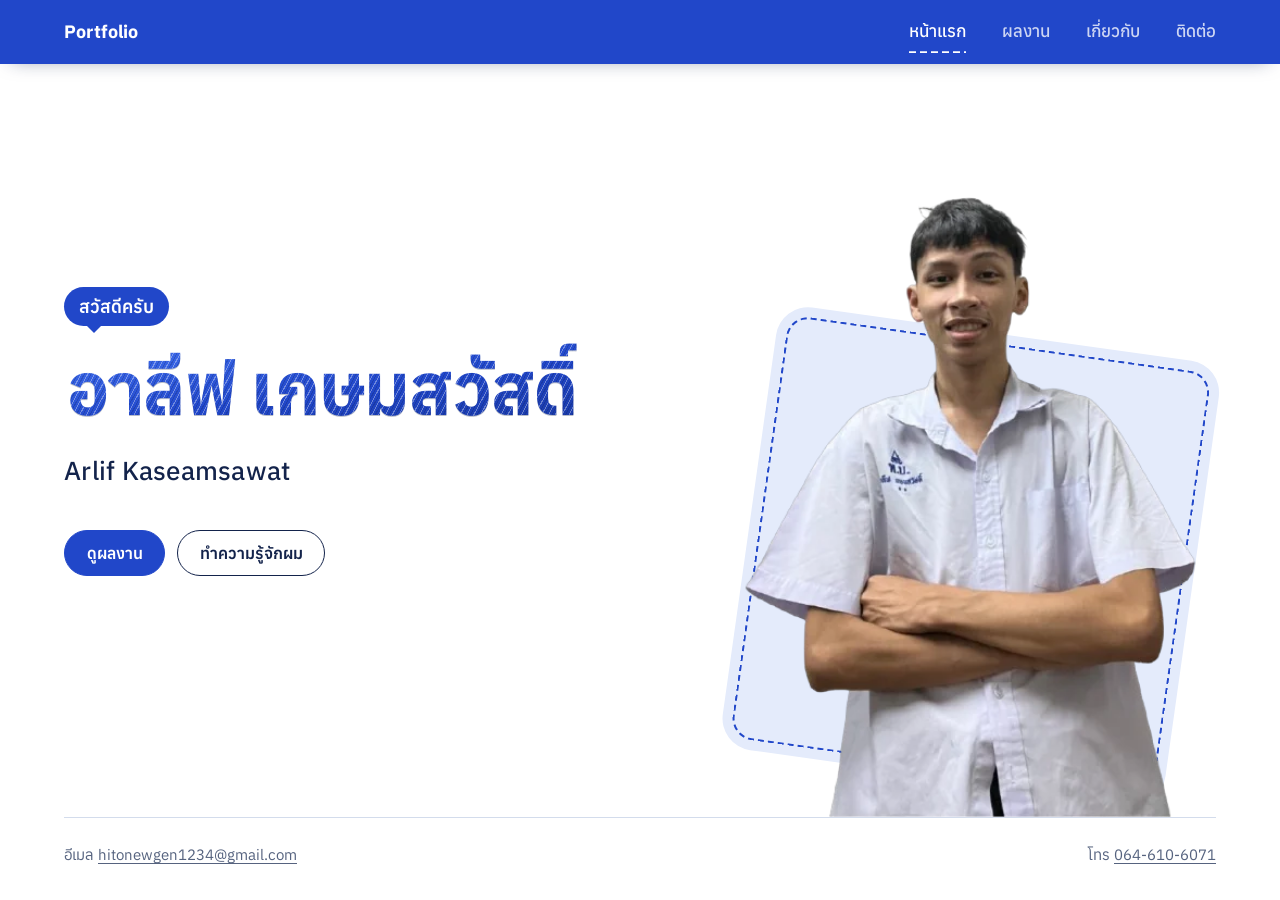
<file: index.html>
<!doctype html>
<html lang="th">
<head>
<meta charset="utf-8">
<meta name="viewport" content="width=device-width, initial-scale=1">
<title>อาลีฟ เกษมสวัสดิ์ | Arlif Kaseamsawat</title>
<meta name="description" content="พอร์ตโฟลิโอของอาลีฟ เกษมสวัสดิ์ (Arlif Kaseamsawat) นักเรียนโรงเรียนวัดพุทธบูชา รวมผลงาน การแข่งขัน และเกียรติบัตร">
<meta name="theme-color" content="#2147c9">
<meta property="og:type" content="website">
<meta property="og:locale" content="th_TH">
<meta property="og:title" content="อาลีฟ เกษมสวัสดิ์ | Arlif Kaseamsawat">
<meta property="og:description" content="รวมผลงาน การแข่งขัน และเกียรติบัตรของอาลีฟ เกษมสวัสดิ์">
<link rel="icon" href="assets/favicon.svg" type="image/svg+xml">
<link rel="preconnect" href="https://fonts.googleapis.com">
<link rel="preconnect" href="https://fonts.gstatic.com" crossorigin>
<link rel="stylesheet" href="https://fonts.googleapis.com/css2?family=Anuphan:wght@300..700&display=swap">
<link rel="stylesheet" href="assets/style.css">
<script>document.documentElement.classList.add('js')</script>
<script src="assets/site.js" defer></script>
<script type="speculationrules">{"prefetch":[{"where":{"href_matches":"/*.html"},"eagerness":"moderate"}]}</script>
</head>
<body class="home">
<a class="skip" href="#main">ข้ามไปที่เนื้อหา</a>
<header class="site-head">
<div class="wrap head-in">
  <a class="brand" href="index.html">Portfolio</a>
  <nav class="nav" aria-label="เมนูหลัก">
    <a href="index.html" aria-current="page">หน้าแรก<span class="sl" aria-hidden="true"></span></a>
    <a href="works.html">ผลงาน<span class="sl" aria-hidden="true"></span></a>
    <a href="about.html">เกี่ยวกับ<span class="sl" aria-hidden="true"></span></a>
    <a href="contact.html">ติดต่อ<span class="sl" aria-hidden="true"></span></a>
  </nav>
</div>
</header>

<main id="main" class="wrap">
  <section class="hero" aria-labelledby="hero-name">
    <div class="hero-text">
      <p class="hello"><span class="bubble">สวัสดีครับ</span></p>
      <h1 id="hero-name" class="name"><span class="sew"><span class="sew-text">อาลีฟ เกษมสวัสดิ์</span><span class="needle" aria-hidden="true"></span></span></h1>
      <p class="en-name" lang="en">Arlif Kaseamsawat</p>
      <div class="actions">
        <a class="btn btn-solid" href="works.html">ดูผลงาน</a>
        <a class="btn" href="about.html">ทำความรู้จักผม</a>
      </div>
    </div>
    <div class="hero-photo">
      <img src="assets/me.webp" alt="อาลีฟ เกษมสวัสดิ์ ในชุดนักเรียน ยืนกอดอก" width="429" height="571" fetchpriority="high">
    </div>
  </section>
</main>

<footer class="site-foot wrap">
  <p>อีเมล <a href="mailto:hitonewgen1234@gmail.com">hitonewgen1234@gmail.com</a></p>
  <p>โทร <a href="tel:+66646106071">064-610-6071</a></p>
</footer>
</body>
</html>
</file>
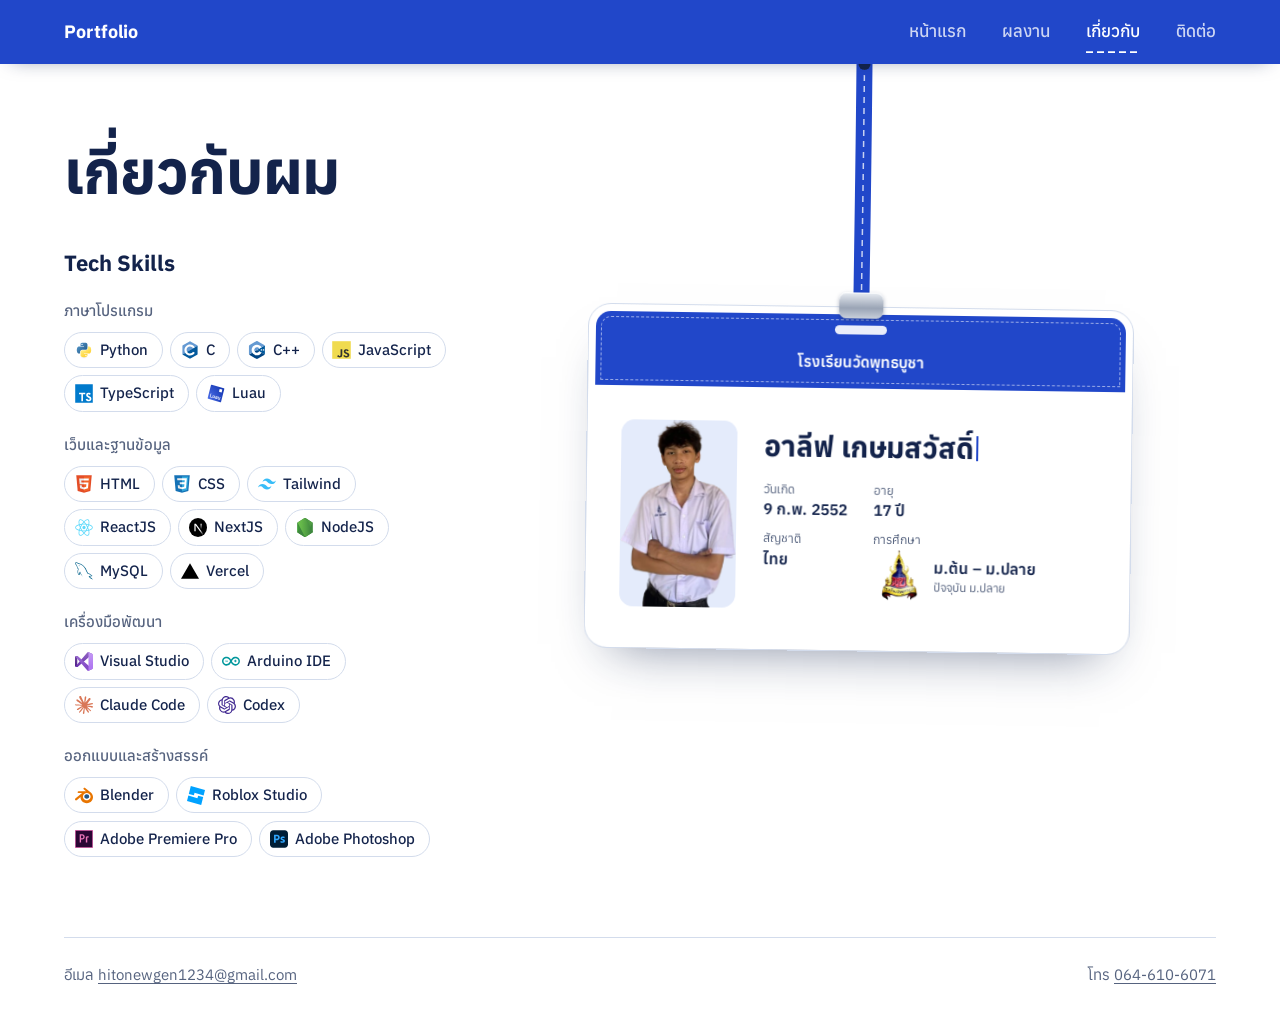
<file: about.html>
<!doctype html>
<html lang="th">
<head>
<meta charset="utf-8">
<meta name="viewport" content="width=device-width, initial-scale=1">
<title>เกี่ยวกับผม | อาลีฟ เกษมสวัสดิ์</title>
<meta name="description" content="ข้อมูลส่วนตัวและการศึกษาของอาลีฟ เกษมสวัสดิ์ (Arlif Kaseamsawat) นักเรียนโรงเรียนวัดพุทธบูชา">
<meta name="theme-color" content="#2147c9">
<meta property="og:type" content="profile">
<meta property="og:locale" content="th_TH">
<meta property="og:title" content="เกี่ยวกับผม | อาลีฟ เกษมสวัสดิ์">
<meta property="og:description" content="ข้อมูลส่วนตัวและการศึกษาของอาลีฟ เกษมสวัสดิ์">
<link rel="icon" href="assets/favicon.svg" type="image/svg+xml">
<link rel="preconnect" href="https://fonts.googleapis.com">
<link rel="preconnect" href="https://fonts.gstatic.com" crossorigin>
<link rel="stylesheet" href="https://fonts.googleapis.com/css2?family=Anuphan:wght@300..700&display=swap">
<link rel="stylesheet" href="assets/style.css">
<script src="assets/site.js" defer></script>
<script src="assets/lanyard.js" defer></script>
<script type="speculationrules">{"prefetch":[{"where":{"href_matches":"/*.html"},"eagerness":"moderate"}]}</script>
</head>
<body>
<a class="skip" href="#main">ข้ามไปที่เนื้อหา</a>
<header class="site-head">
<div class="wrap head-in">
  <a class="brand" href="index.html">Portfolio</a>
  <nav class="nav" aria-label="เมนูหลัก">
    <a href="index.html">หน้าแรก<span class="sl" aria-hidden="true"></span></a>
    <a href="works.html">ผลงาน<span class="sl" aria-hidden="true"></span></a>
    <a href="about.html" aria-current="page">เกี่ยวกับ<span class="sl" aria-hidden="true"></span></a>
    <a href="contact.html">ติดต่อ<span class="sl" aria-hidden="true"></span></a>
  </nav>
</div>
</header>

<main id="main" class="page wrap about-page">
  <h1 class="page-title">เกี่ยวกับผม</h1>

  <div id="lanyard" class="lanyard">
  <svg class="strap" aria-hidden="true"><path class="strap-band"/><path class="strap-stitch"/><circle class="strap-pin" r="6"/></svg>
  <article class="id-card badge" aria-labelledby="id-name">
    <header class="id-head">โรงเรียนวัดพุทธบูชา</header>
    <div class="id-main">
      <img class="id-photo" src="assets/me-card.webp" alt="รูปถ่ายอาลีฟ เกษมสวัสดิ์" width="268" height="430">
      <div class="id-info">
        <h2 id="id-name" class="id-name"><span class="sr-only">อาลีฟ เกษมสวัสดิ์ (Arlif Kaseamsawat)</span><span class="type" aria-hidden="true" data-type-loop='["อาลีฟ เกษมสวัสดิ์","Arlif Kaseamsawat"]'>อาลีฟ เกษมสวัสดิ์</span></h2>
        <dl class="id-facts">
          <div><dt>วันเกิด</dt><dd>9 ก.พ. 2552</dd></div>
          <div><dt>อายุ</dt><dd><span data-age>17</span> ปี</dd></div>
          <div><dt>สัญชาติ</dt><dd>ไทย</dd></div>
          <div class="id-school"><dt>การศึกษา</dt><dd><img src="assets/school-crest.webp" alt="ตราโรงเรียนวัดพุทธบูชา" width="254" height="254"><span>ม.ต้น – ม.ปลาย<small>ปัจจุบัน ม.ปลาย</small></span></dd></div>
        </dl>
      </div>
    </div>
  </article>
  </div>

  <section class="skills" aria-labelledby="skills-title">
    <h2 id="skills-title">Tech Skills</h2>
    <div class="skill-group">
      <h3>ภาษาโปรแกรม</h3>
      <ul class="skill-list"><li><img src="assets/icons/python.svg" alt="" width="18" height="18">Python</li><li><img src="assets/icons/c.svg" alt="" width="18" height="18">C</li><li><img src="assets/icons/cpp.svg" alt="" width="18" height="18">C++</li><li><img src="assets/icons/javascript.svg" alt="" width="18" height="18">JavaScript</li><li><img src="assets/icons/typescript.svg" alt="" width="18" height="18">TypeScript</li><li><img src="assets/icons/luau.svg" alt="" width="18" height="18">Luau</li></ul>
    </div>
    <div class="skill-group">
      <h3>เว็บและฐานข้อมูล</h3>
      <ul class="skill-list"><li><img src="assets/icons/html.svg" alt="" width="18" height="18">HTML</li><li><img src="assets/icons/css.svg" alt="" width="18" height="18">CSS</li><li><img src="assets/icons/tailwind.svg" alt="" width="18" height="18">Tailwind</li><li><img src="assets/icons/react.svg" alt="" width="18" height="18">ReactJS</li><li><img src="assets/icons/nextjs.svg" alt="" width="18" height="18">NextJS</li><li><img src="assets/icons/nodejs.svg" alt="" width="18" height="18">NodeJS</li><li><img src="assets/icons/mysql.svg" alt="" width="18" height="18">MySQL</li><li><img src="assets/icons/vercel.svg" alt="" width="18" height="18">Vercel</li></ul>
    </div>
    <div class="skill-group">
      <h3>เครื่องมือพัฒนา</h3>
      <ul class="skill-list"><li><img src="assets/icons/visualstudio.svg" alt="" width="18" height="18">Visual Studio</li><li><img src="assets/icons/arduino.svg" alt="" width="18" height="18">Arduino IDE</li><li><img src="assets/icons/claude.svg" alt="" width="18" height="18">Claude Code</li><li><img src="assets/icons/codex.svg" alt="" width="18" height="18">Codex</li></ul>
    </div>
    <div class="skill-group">
      <h3>ออกแบบและสร้างสรรค์</h3>
      <ul class="skill-list"><li><img src="assets/icons/blender.svg" alt="" width="18" height="18">Blender</li><li><img src="assets/icons/robloxstudio.svg" alt="" width="18" height="18">Roblox Studio</li><li><img src="assets/icons/premiere.svg" alt="" width="18" height="18">Adobe Premiere Pro</li><li><img src="assets/icons/photoshop.svg" alt="" width="18" height="18">Adobe Photoshop</li></ul>
    </div>
  </section>
</main>

<footer class="site-foot wrap">
  <p>อีเมล <a href="mailto:hitonewgen1234@gmail.com">hitonewgen1234@gmail.com</a></p>
  <p>โทร <a href="tel:+66646106071">064-610-6071</a></p>
</footer>
</body>
</html>
</file>
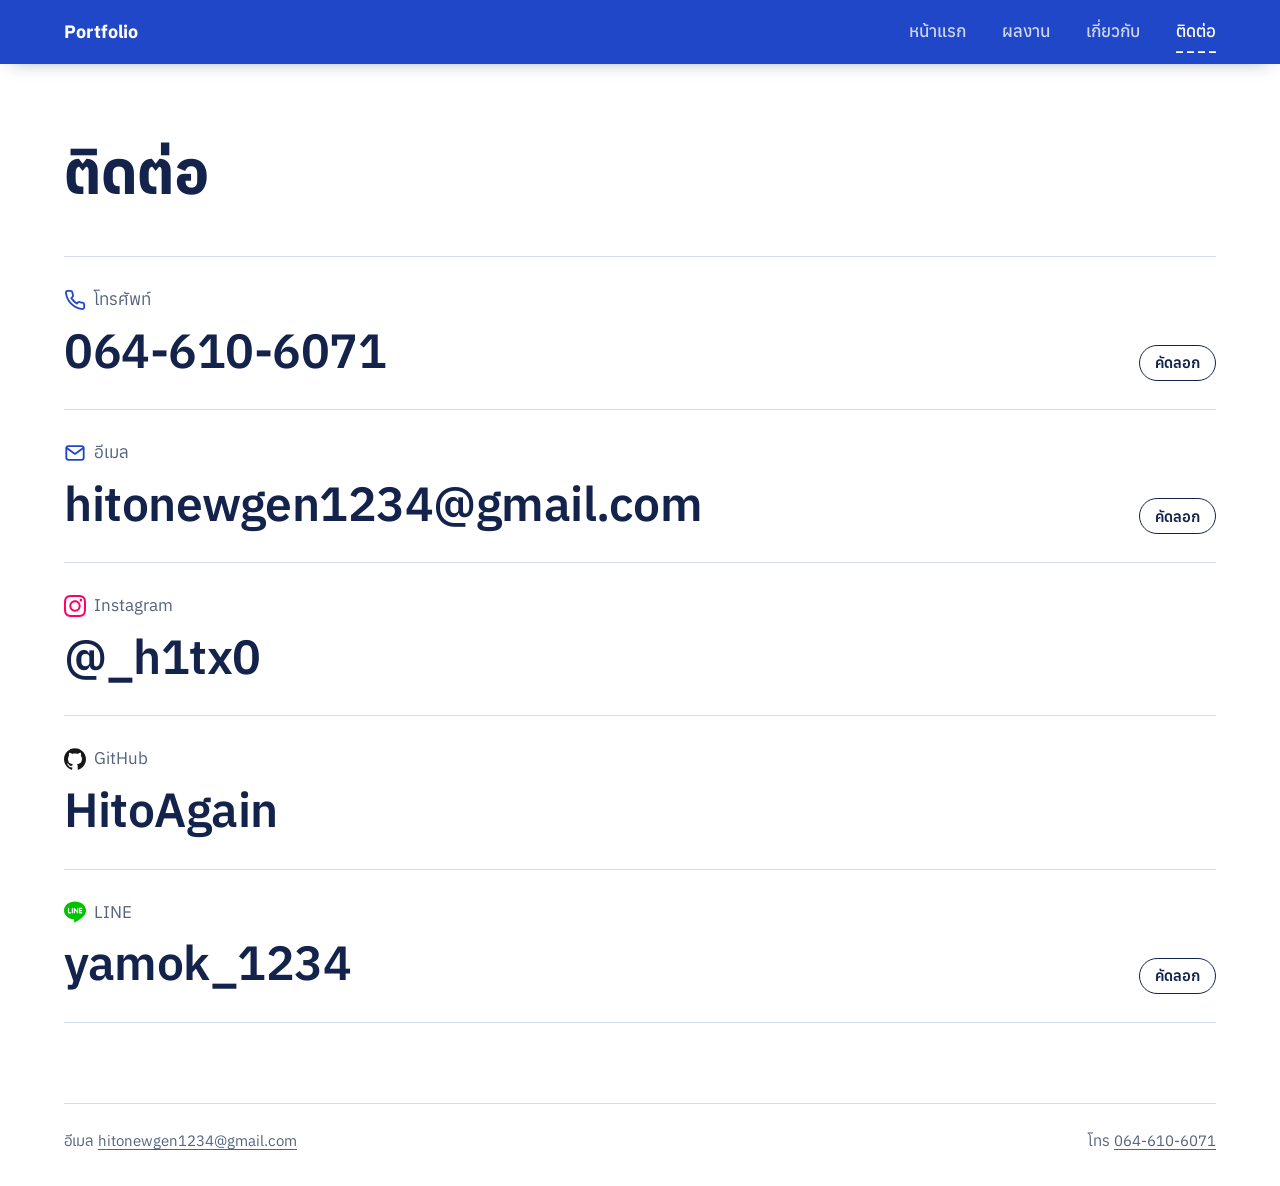
<file: contact.html>
<!doctype html>
<html lang="th">
<head>
<meta charset="utf-8">
<meta name="viewport" content="width=device-width, initial-scale=1">
<title>ติดต่อ | อาลีฟ เกษมสวัสดิ์</title>
<meta name="description" content="ติดต่ออาลีฟ เกษมสวัสดิ์ (Arlif Kaseamsawat) ทางโทรศัพท์ อีเมล Instagram GitHub หรือ LINE">
<meta name="theme-color" content="#2147c9">
<meta property="og:type" content="website">
<meta property="og:locale" content="th_TH">
<meta property="og:title" content="ติดต่อ | อาลีฟ เกษมสวัสดิ์">
<meta property="og:description" content="ติดต่ออาลีฟ เกษมสวัสดิ์ทางโทรศัพท์หรืออีเมล">
<link rel="icon" href="assets/favicon.svg" type="image/svg+xml">
<link rel="preconnect" href="https://fonts.googleapis.com">
<link rel="preconnect" href="https://fonts.gstatic.com" crossorigin>
<link rel="stylesheet" href="https://fonts.googleapis.com/css2?family=Anuphan:wght@300..700&display=swap">
<link rel="stylesheet" href="assets/style.css">
<script src="assets/site.js" defer></script>
<script type="speculationrules">{"prefetch":[{"where":{"href_matches":"/*.html"},"eagerness":"moderate"}]}</script>
</head>
<body>
<a class="skip" href="#main">ข้ามไปที่เนื้อหา</a>
<header class="site-head">
<div class="wrap head-in">
  <a class="brand" href="index.html">Portfolio</a>
  <nav class="nav" aria-label="เมนูหลัก">
    <a href="index.html">หน้าแรก<span class="sl" aria-hidden="true"></span></a>
    <a href="works.html">ผลงาน<span class="sl" aria-hidden="true"></span></a>
    <a href="about.html">เกี่ยวกับ<span class="sl" aria-hidden="true"></span></a>
    <a href="contact.html" aria-current="page">ติดต่อ<span class="sl" aria-hidden="true"></span></a>
  </nav>
</div>
</header>

<main id="main" class="page wrap">
  <h1 class="page-title">ติดต่อ</h1>

  <ul class="contact-list">
    <li class="contact">
      <span class="c-label"><img src="assets/icons/phone.svg" alt="" width="22" height="22">โทรศัพท์</span>
      <a class="c-value" href="tel:+66646106071">064-610-6071<span class="sl" aria-hidden="true"></span></a>
      <button class="btn btn-small copy" type="button" data-copy="064-610-6071" aria-label="คัดลอกเบอร์โทร">คัดลอก</button>
    </li>
    <li class="contact">
      <span class="c-label"><img src="assets/icons/mail.svg" alt="" width="22" height="22">อีเมล</span>
      <a class="c-value" href="mailto:hitonewgen1234@gmail.com">hitonewgen1234@gmail.com<span class="sl" aria-hidden="true"></span></a>
      <button class="btn btn-small copy" type="button" data-copy="hitonewgen1234@gmail.com" aria-label="คัดลอกอีเมล">คัดลอก</button>
    </li>
    <li class="contact">
      <span class="c-label"><img src="assets/icons/instagram.svg" alt="" width="22" height="22">Instagram</span>
      <a class="c-value" href="https://www.instagram.com/_h1tx0/" target="_blank" rel="noopener noreferrer">@_h1tx0<span class="sl" aria-hidden="true"></span></a>
    </li>
    <li class="contact">
      <span class="c-label"><img src="assets/icons/github.svg" alt="" width="22" height="22">GitHub</span>
      <a class="c-value" href="https://github.com/HitoAgain" target="_blank" rel="noopener noreferrer">HitoAgain<span class="sl" aria-hidden="true"></span></a>
    </li>
    <li class="contact">
      <span class="c-label"><img src="assets/icons/line.svg" alt="" width="22" height="22">LINE</span>
      <a class="c-value" href="https://line.me/ti/p/~yamok_1234" target="_blank" rel="noopener noreferrer">yamok_1234<span class="sl" aria-hidden="true"></span></a>
      <button class="btn btn-small copy" type="button" data-copy="yamok_1234" aria-label="คัดลอก LINE ID">คัดลอก</button>
    </li>
  </ul>
  <p id="copy-status" class="sr-only" aria-live="polite"></p>
</main>

<footer class="site-foot wrap">
  <p>อีเมล <a href="mailto:hitonewgen1234@gmail.com">hitonewgen1234@gmail.com</a></p>
  <p>โทร <a href="tel:+66646106071">064-610-6071</a></p>
</footer>
</body>
</html>
</file>
<file: assets/style.css>
/* Palette = Thai school uniform: white shirt, navy shorts, blue embroidery thread. */
:root {
  --shirt: #ffffff;
  --cotton: #f3f6fb;
  --navy: #13234b;
  --thread: #2147c9;
  --thread-deep: #17349a;
  --thread-soft: #e4ebfb;
  --slate: #56637f;
  --seam: #d3dcec;
  --danger: #b42318;
  --font: "Anuphan", "Leelawadee UI", "Thonburi", "Noto Sans Thai", system-ui, sans-serif;
  --wrap: 72rem;
  --measure: 38rem;
  --gutter: clamp(1rem, 4vw, 2.5rem);
  --stitch: repeating-linear-gradient(90deg, currentColor 0 7px, transparent 7px 11px);
  --ease: cubic-bezier(.2, .7, .2, 1);
  color-scheme: light;
}

@view-transition { navigation: auto; }

*, *::before, *::after { box-sizing: border-box; }
[hidden] { display: none !important; }
html { -webkit-text-size-adjust: 100%; }
html:has(dialog[open]) { overflow: hidden; }
body {
  margin: 0;
  min-height: 100dvh;
  display: flex;
  flex-direction: column;
  background: var(--shirt);
  color: var(--navy);
  font-family: var(--font);
  font-size: 1.0625rem;
  line-height: 1.75;
  -webkit-font-smoothing: antialiased;
}
main { flex: 1; }
img { display: block; max-width: 100%; height: auto; }
a { color: var(--thread); text-underline-offset: .2em; }
h1, h2, h3 { text-wrap: balance; }
p { text-wrap: pretty; }
:focus-visible { outline: 2px solid var(--thread); outline-offset: 3px; border-radius: 4px; }

.wrap { width: min(100% - 2 * var(--gutter), var(--wrap)); margin-inline: auto; }
.sr-only { position: absolute; width: 1px; height: 1px; margin: -1px; padding: 0; overflow: hidden; clip-path: inset(50%); white-space: nowrap; border: 0; }
.skip { position: absolute; left: 1rem; top: -4rem; z-index: 20; padding: .5rem 1rem; border-radius: 8px; background: var(--navy); color: #fff; }
.skip:focus { top: 1rem; }

/* ---------- Header ---------- */
.site-head {
  position: sticky;
  top: 0;
  z-index: 15;
  background: var(--thread);
  color: #fff;
  box-shadow: 0 6px 20px -12px rgb(19 35 75 / .6);
  view-transition-name: site-head;
}
.head-in { display: flex; align-items: center; justify-content: space-between; gap: 1rem; min-height: 4rem; }
.brand { color: #fff; text-decoration: none; font-weight: 700; font-size: 1.125rem; letter-spacing: .01em; }
.nav { display: flex; gap: clamp(.85rem, 3vw, 2.25rem); }
.nav a { position: relative; padding-block: .3rem; color: rgb(255 255 255 / .78); font-weight: 500; text-decoration: none; white-space: nowrap; }
.nav a:hover, .nav a[aria-current="page"] { color: #fff; }
.site-head :focus-visible { outline-color: #fff; }
.site-head .sl { color: #fff; }
@media (max-width: 22.5rem) { .brand, .nav a { font-size: .875rem; } .nav { gap: .6rem; } }

/* Running stitch that sews itself under a link; the current page keeps it. */
.sl {
  position: absolute;
  left: 0;
  right: 0;
  bottom: -.1rem;
  height: 2px;
  color: var(--thread);
  background: var(--stitch);
  clip-path: inset(0 100% 0 0);
  transition: clip-path .45s var(--ease);
}
a:hover > .sl, .nav a[aria-current="page"] .sl { clip-path: inset(0); }
.nav a[aria-current="page"] .sl { view-transition-name: nav-stitch; }
::view-transition-group(nav-stitch) { animation-duration: .5s; animation-timing-function: var(--ease); }
::view-transition-old(root), ::view-transition-new(root) { animation-duration: .25s; }

/* ---------- Footer ---------- */
.site-foot {
  display: flex;
  flex-wrap: wrap;
  justify-content: space-between;
  gap: .5rem 1.5rem;
  padding-block: 1.5rem 2rem;
  border-top: 1px solid var(--seam);
  color: var(--slate);
  font-size: .9375rem;
}
body:has(.admin-fab:not([hidden])) .site-foot { padding-bottom: 5rem; } /* keep the admin button off the footer */
.site-foot p { margin: 0; }
.site-foot a { color: var(--slate); }
.site-foot a:hover { color: var(--thread); }

/* ---------- Buttons ---------- */
.btn {
  display: inline-flex;
  align-items: center;
  justify-content: center;
  gap: .5rem;
  min-height: 2.875rem;
  padding: .55rem 1.35rem;
  border: 1.5px solid var(--navy);
  border-radius: 999px;
  background: transparent;
  color: var(--navy);
  font: inherit;
  font-size: 1rem;
  font-weight: 600;
  line-height: 1.3;
  text-decoration: none;
  cursor: pointer;
  transition: background-color .2s, color .2s, border-color .2s;
}
.btn:hover { background: var(--navy); color: #fff; }
.btn-solid { border-color: var(--thread); background: var(--thread); color: #fff; }
.btn-solid:hover { border-color: var(--thread-deep); background: var(--thread-deep); }
.btn-quiet { border-color: transparent; color: var(--slate); }
.btn-quiet:hover { background: var(--cotton); color: var(--navy); }
.btn-small { min-height: 2.25rem; padding: .3rem .95rem; font-size: .9375rem; }
.btn-danger { border-color: var(--seam); color: var(--danger); }
.btn-danger:hover { border-color: var(--danger); background: var(--danger); color: #fff; }
.btn:disabled { opacity: .55; cursor: progress; }

/* ---------- Home ---------- */
.home main { display: grid; }
/* The photo stands on the footer line: no bottom padding, photo column aligned to the bottom. */
.hero { display: grid; align-items: end; gap: 2rem 3rem; padding-top: clamp(2rem, 6vh, 4rem); }
.hero-text { align-self: center; }
@media (min-width: 52rem) {
  .hero { grid-template-columns: minmax(0, 1.25fr) minmax(0, 1fr); }
  .hero-text { padding-bottom: clamp(2rem, 8vh, 5rem); }
  .hero .name { font-size: clamp(2.4rem, 5.6vw, 5.25rem); } /* leaves room for the photo */
}
/* Photo in front of a slowly turning stitched square */
.hero-photo {
  position: relative;
  justify-self: center;
  width: min(95%, 36rem, calc((100dvh - 8.5rem) * .75)); /* as tall as the space above the footer */
  clip-path: inset(-50% -50% 0 -50%); /* the turning square's corners stop at the footer line */
}
.hero-photo::before {
  content: "";
  position: absolute;
  left: 50%;
  bottom: 6%;
  width: 96%;
  aspect-ratio: 1;
  border-radius: 32px;
  background: var(--thread-soft);
  outline: 2px dashed var(--thread);
  outline-offset: -12px;
  translate: -50% 0;
  rotate: 8deg;
}
.hero-photo img { position: relative; display: block; width: 100%; height: auto; }
.hello { margin: 0 0 .9rem; }
.bubble {
  position: relative;
  display: inline-block;
  padding: .25rem .95rem;
  border-radius: 999px;
  background: var(--thread);
  color: #fff;
  font-size: clamp(1rem, 1.6vw, 1.125rem);
  font-weight: 600;
}
.bubble::after { content: ""; position: absolute; left: 1.4rem; bottom: -7px; border: 8px solid transparent; border-bottom: 0; border-top-color: var(--thread); }
.name { margin: 0; font-size: clamp(2.4rem, 10.5vw, 7.25rem); font-weight: 700; line-height: 1.2; letter-spacing: -.01em; }
.en-name { margin: .1rem 0 0; font-size: clamp(1.125rem, 2.4vw, 1.625rem); font-weight: 500; letter-spacing: .01em; }
.actions { display: flex; flex-wrap: wrap; gap: .75rem; margin-top: 2.25rem; }

/* The name is satin-stitched in blue thread, like the name on a school shirt. */
.sew { position: relative; display: inline-block; }
.sew-text { display: inline-block; padding: .08em .04em .2em; color: var(--thread); }
@supports ((-webkit-background-clip: text) or (background-clip: text)) {
  .sew-text {
    color: transparent;
    background-image:
      repeating-linear-gradient(118deg, rgb(255 255 255 / .34) 0 1px, transparent 1px 3px, rgb(8 22 70 / .2) 3px 4px, transparent 4px 6px),
      linear-gradient(172deg, #3d6aea 10%, #2147c9 50%, #18379f 92%);
    -webkit-background-clip: text;
    background-clip: text;
    filter: drop-shadow(0 .02em 0 rgb(19 35 75 / .3));
  }
}
.needle {
  position: absolute;
  left: 0;
  top: 10%;
  width: max(3px, .035em);
  height: 74%;
  border-radius: 999px;
  background: linear-gradient(90deg, #8f9ab0, #eef1f6 45%, #7f8aa1);
  transform: rotate(16deg);
  transform-origin: 50% 100%;
  opacity: 0;
  pointer-events: none;
}
.needle::before { content: ""; position: absolute; left: 50%; top: 5%; width: 40%; height: 9%; border-radius: 999px; background: var(--shirt); transform: translateX(-50%); }

@media (prefers-reduced-motion: no-preference) {
  .js .sew-text { clip-path: inset(-.4em 100% -.4em -.1em); animation: sew 1.4s steps(22, end) .2s forwards; }
  .js .needle {
    animation:
      needle-run 1.4s steps(22, end) .2s forwards,
      needle-bob 64ms linear .2s 22,
      needle-out .35s ease 1.6s forwards;
  }
  /* the hello pops up right after the name is sewn */
  .js .bubble { opacity: 0; transform-origin: 1.4rem 100%; animation: pop .6s cubic-bezier(.3, 1.8, .5, 1) 1.65s forwards; }
  .js .en-name, .js .actions { opacity: 0; animation: rise .65s cubic-bezier(.3, 1.6, .5, 1) 1.75s forwards; }
  /* the photo pops up with the hello, then its stitched circle turns slowly */
  .js .hero-photo { opacity: 0; transform-origin: 50% 100%; animation: rise .8s cubic-bezier(.3, 1.5, .5, 1) 1.65s forwards; }
  .hero-photo::before { animation: spin 24s linear infinite; }
  .js .actions { animation-delay: 1.87s; }
  .js:not(.fr) .sew-text, .js:not(.fr) .needle, .js:not(.fr) .bubble, .js:not(.fr) .en-name, .js:not(.fr) .actions, .js:not(.fr) .hero-photo { animation-play-state: paused; }
}
@keyframes spin { from { rotate: 8deg; } to { rotate: 368deg; } }
@keyframes rise { from { opacity: 0; transform: translateY(16px) scale(.94); } to { opacity: 1; transform: none; } }
@keyframes pop { from { opacity: 0; transform: translateY(12px) scale(.4); } to { opacity: 1; transform: none; } }
@keyframes sew { to { clip-path: inset(-.4em 0 -.4em -.1em); } }
@keyframes needle-run { from { left: 0; opacity: 1; } to { left: 100%; opacity: 1; } }
@keyframes needle-bob { 50% { translate: 0 -14%; } }
@keyframes needle-out { from { left: 100%; opacity: 1; } to { left: 100%; opacity: 0; translate: 0 -40%; } }

/* ---------- Inner pages ---------- */
.page { padding-block: clamp(2.5rem, 8vh, 4.5rem) 5rem; }
.page-title { margin: 0; font-size: clamp(2.25rem, 6vw, 3.75rem); font-weight: 700; line-height: 1.2; letter-spacing: -.015em; }
.type { display: inline-block; min-height: 1.2em; }
.type.typing::after {
  content: "";
  display: inline-block;
  width: .07em;
  height: .85em;
  margin-left: .08em;
  vertical-align: -.04em;
  background: var(--thread);
  animation: caret .9s steps(1) infinite;
}
.type.typed::after { animation: caret .9s steps(1) 3 forwards; } /* blink a few times, then go away */
.type .ch { display: inline-block; }
.type.hop .ch { animation: hop .55s cubic-bezier(.3, 1.5, .5, 1) calc(var(--i) * 70ms); }
@keyframes hop {
  0%, 100% { transform: none; }
  35% { transform: translateY(-.3em) rotate(-5deg); }
  65% { transform: translateY(0) scale(1.08, .9); } /* little squash on landing */
}
@keyframes caret { 50% { opacity: 0; } 100% { opacity: 0; } }

/* About: a landscape student ID card (real ID-card proportions) hanging on a lanyard */
.about-page { overflow-x: clip; } /* a swinging card must not cause sideways scrolling */
.lanyard { --strap: 130px; position: relative; margin-top: 1.5rem; }
@media (min-width: 52rem) {
  .about-page { display: grid; grid-template-columns: minmax(0, .8fr) minmax(34rem, 1.4fr); grid-template-rows: auto 1fr; column-gap: 3rem; align-items: start; }
  .skills { grid-column: 1; }
  .lanyard { grid-column: 2; grid-row: 1 / span 2; --strap: 240px; margin-top: calc(-1 * clamp(2.5rem, 8vh, 4.5rem)); } /* strap starts at the navbar */
}
.id-card {
  position: relative;
  container-type: inline-size; /* text inside scales with the card, like a printed card */
  display: flex;
  flex-direction: column;
  width: min(34rem, 100%);
  aspect-ratio: 85.6 / 54;
  margin: 2rem auto 0;
  border: 7px solid var(--shirt); /* the white plastic edge */
  border-radius: 22px;
  background: var(--shirt);
  outline: 1px solid var(--seam);
  box-shadow: 0 26px 50px -28px rgb(19 35 75 / .55);
}
.id-head {
  padding: max(1.75rem, 6.5cqi) 4cqi 2.4cqi;
  border-radius: 15px 15px 0 0;
  background: var(--thread);
  color: #fff;
  font-size: max(.75rem, 2.9cqi);
  font-weight: 600;
  text-align: center;
  outline: 1.5px dashed rgb(255 255 255 / .55); /* stitched edge, like a sewn-on name patch */
  outline-offset: -6px;
}
.id-main { flex: 1; display: flex; align-items: center; gap: 5cqi; padding: 4cqi 5cqi; }
.id-photo {
  display: grid;
  place-items: center;
  flex: none;
  width: 22cqi;
  aspect-ratio: 268 / 430; /* the whole photo, head to waist */
  border-radius: 2.5cqi;
  background: var(--thread-soft);
  color: var(--thread);
  font-size: 11cqi;
  font-weight: 700;
  object-fit: contain;
  object-position: bottom;
}
.id-info { min-width: 0; }
.id-name { margin: 0; font-size: max(1.125rem, 5.4cqi); line-height: 1.25; }
.id-name .type { white-space: nowrap; min-height: 1.25em; } /* fixed height: the card doesn't jump while the name retypes */
.id-school dd { display: flex; align-items: center; gap: 1.5cqi; }
.id-school img { width: max(2.6rem, 10cqi); height: auto; flex: none; }
.id-school span { display: grid; }

/* Tech skills, in the left column next to the card */
.skills { margin-top: 2.5rem; }
.skills h2 { margin: 0; font-size: 1.375rem; line-height: 1.35; }
.skill-group { margin-top: 1.25rem; }
.skill-group h3 { margin: 0 0 .5rem; color: var(--slate); font-size: .9375rem; font-weight: 500; }
.skill-list { display: flex; flex-wrap: wrap; gap: .45rem; margin: 0; padding: 0; list-style: none; }
.skill-list li { display: inline-flex; align-items: center; gap: .45rem; padding: .25rem .85rem .25rem .6rem; border: 1.5px solid var(--seam); border-radius: 999px; background: var(--shirt); font-size: .9375rem; font-weight: 500; transition: border-color .2s, color .2s; }
.skill-list li:hover { border-color: var(--thread); color: var(--thread-deep); }
.skill-list img { width: 1.15rem; height: 1.15rem; flex: none; }
.id-facts { display: grid; grid-template-columns: repeat(2, auto); justify-content: start; gap: 1.8cqi 5cqi; margin: 3cqi 0 0; }
.id-facts dt { color: var(--slate); font-size: max(.6875rem, 2.3cqi); line-height: 1.5; }
.id-facts dd { margin: 0; font-size: max(.8125rem, 2.9cqi); font-weight: 600; line-height: 1.4; }
.id-facts small { display: block; color: var(--slate); font-size: max(.6875rem, 2.2cqi); font-weight: 400; }

.strap { display: none; }
.lanyard.live .strap { display: block; position: absolute; inset: 0; width: 100%; height: 100%; overflow: visible; pointer-events: none; }
.strap-band { fill: none; stroke: var(--thread); stroke-width: 16; stroke-linecap: round; stroke-linejoin: round; }
.strap-stitch { fill: none; stroke: rgb(255 255 255 / .75); stroke-width: 1.5; stroke-dasharray: 6 5; }
.strap-pin { fill: var(--navy); }
.lanyard.live .badge {
  position: absolute;
  left: 0;
  top: 0;
  margin: 0;
  transform-origin: 50% 0;
  cursor: grab;
  user-select: none;
  touch-action: pan-y; /* sideways drags swing the card, vertical ones still scroll the page */
  will-change: transform;
}
.lanyard.live .badge.grabbing { cursor: grabbing; }
/* metal clip over the slot at the top of the card */
.badge::before {
  content: "";
  position: absolute;
  top: -22px;
  left: 50%;
  z-index: 2;
  width: 2.75rem;
  height: 1.6rem;
  border-radius: 7px;
  background: linear-gradient(180deg, #e9edf3, #9aa4b5 60%, #c8cfda);
  box-shadow: 0 2px 4px rgb(19 35 75 / .35), inset 0 1px 0 #fff;
  translate: -50% 0;
}
.badge::after {
  content: "";
  position: absolute;
  top: .7rem;
  left: 50%;
  width: 3.25rem;
  height: .55rem;
  border-radius: 999px;
  background: rgb(255 255 255 / .9);
  translate: -50% 0;
}

/* Contact */
.contact-list { margin: 3rem 0 0; padding: 0; list-style: none; }
.contact:last-child { border-bottom: 1px solid var(--seam); }
.contact { display: grid; grid-template-columns: 1fr auto; align-items: end; gap: .25rem 1rem; padding-block: 1.75rem; border-top: 1px solid var(--seam); }
.c-label { grid-column: 1 / -1; display: flex; align-items: center; gap: .5rem; color: var(--slate); }
.c-label img { width: 1.375rem; height: 1.375rem; }
.c-value {
  position: relative;
  justify-self: start;
  color: var(--navy);
  font-size: clamp(1.3rem, 5.2vw, 3rem);
  font-weight: 600;
  line-height: 1.3;
  letter-spacing: -.01em;
  text-decoration: none;
  overflow-wrap: anywhere;
}
.c-value:hover { color: var(--thread); }
.c-value .sl { height: 3px; bottom: -.3rem; }
.copy[data-done] { border-color: var(--thread); background: var(--thread-soft); color: var(--thread-deep); }
@media (max-width: 40rem) { .contact { grid-template-columns: 1fr; } .copy { justify-self: start; margin-top: .75rem; } }

/* ---------- Works ---------- */
.admin-bar {
  display: flex;
  flex-wrap: wrap;
  align-items: center;
  gap: .6rem;
  margin-top: 2rem;
  padding: 1rem 1.25rem;
  border: 1.5px dashed var(--thread);
  border-radius: 14px;
  background: var(--cotton);
}

.works { margin-top: 1rem; }
.empty { margin: 3rem 0 0; padding: 2.5rem 1.5rem; border: 1px solid var(--seam); border-radius: 14px; color: var(--slate); text-align: center; }
.empty p { margin: 0 0 1rem; }
.img-loading { margin: 0; padding: 2.5rem 1rem; border-radius: 8px; background: var(--cotton); color: var(--slate); text-align: center; }
.chips { display: flex; flex-wrap: wrap; gap: .5rem; margin-top: 1.75rem; }
.chip { display: inline-flex; align-items: center; gap: .45rem; min-height: 2.5rem; padding: .3rem 1rem; border: 1.5px solid var(--seam); border-radius: 999px; background: var(--shirt); color: var(--navy); font: inherit; font-size: .9688rem; font-weight: 500; cursor: pointer; transition: border-color .2s, background-color .2s, color .2s; }
.chip span { color: var(--slate); font-size: .8125rem; font-variant-numeric: tabular-nums; }
.chip:hover { border-color: var(--thread); }
.chip[aria-pressed="true"] { border-color: var(--thread); background: var(--thread); color: #fff; }
.chip[aria-pressed="true"] span { color: rgb(255 255 255 / .8); }
.cards .empty { grid-column: 1 / -1; margin: 0; }
.work.pinned { border-color: var(--thread); }
.pin-badge { position: absolute; top: .6rem; right: .6rem; z-index: 2; display: grid; place-items: center; width: 2.1rem; height: 2.1rem; border-radius: 50%; background: var(--thread); color: #fff; box-shadow: 0 4px 10px -4px rgb(19 35 75 / .6); }
.pin-badge svg { width: 1.1rem; height: 1.1rem; }
.work.pinned:not(:has(.work-media)) .work-meta { padding-right: 2.6rem; } /* keep the badge off the category tag */
.work-meta { display: flex; flex-wrap: wrap; align-items: center; justify-content: space-between; gap: .25rem .75rem; }
.work-cat { padding: 0 .6rem; border-radius: 999px; background: var(--thread-soft); color: var(--thread-deep); font-size: .8125rem; font-weight: 600; line-height: 1.8; }

.cards { display: grid; grid-template-columns: repeat(auto-fill, minmax(min(100%, 19rem), 1fr)); gap: 1.25rem; margin-top: 1.25rem; }
.work {
  position: relative;
  display: flex;
  flex-direction: column;
  border: 1px solid var(--seam);
  border-radius: 16px;
  background: var(--shirt);
  overflow: hidden;
  transition: border-color .2s, box-shadow .25s, translate .25s var(--ease);
}
.work:hover { border-color: var(--thread); box-shadow: 0 18px 36px -24px rgb(19 35 75 / .55); translate: 0 -3px; }
.work-media { position: relative; aspect-ratio: 4 / 3; overflow: hidden; background: var(--cotton); } /* overflow keeps tall photos from stretching the box */
.work-thumb { width: 100%; height: 100%; object-fit: cover; transition: opacity .25s; }
.work-thumb.swap { opacity: .35; }
.work-dots { position: absolute; left: 0; right: 0; bottom: .6rem; display: flex; justify-content: center; gap: .3rem; }
.work-dots i { width: .45rem; height: .45rem; border-radius: 50%; background: rgb(255 255 255 / .6); box-shadow: 0 0 0 1px rgb(19 35 75 / .25); }
.work-dots i.on { background: #fff; }
.work-body { display: flex; flex-direction: column; flex: 1; padding: 1rem 1.15rem 1.15rem; min-width: 0; }
.work-date { color: var(--slate); font-size: .9375rem; font-variant-numeric: tabular-nums; }
.work-title { margin: .15rem 0 0; font-size: 1.1875rem; font-weight: 600; line-height: 1.45; }
.work-open { padding: 0; border: 0; background: none; color: inherit; font: inherit; text-align: left; cursor: pointer; }
.work-open::after { content: ""; position: absolute; inset: 0; z-index: 1; }
.work:hover .work-open { color: var(--thread); }
.work .patch { align-self: flex-start; }
.work-excerpt { display: -webkit-box; margin: .5rem 0 0; overflow: hidden; color: var(--slate); font-size: .9688rem; -webkit-line-clamp: 2; -webkit-box-orient: vertical; }
.work-admin { position: relative; z-index: 2; display: flex; gap: .5rem; margin-top: auto; padding-top: .9rem; }

/* Rank badge = an embroidered patch */
.patch {
  display: inline-block;
  margin-top: .55rem;
  padding: .2rem .85rem;
  border-radius: 999px;
  background: var(--thread);
  color: #fff;
  font-size: .9375rem;
  font-weight: 600;
  line-height: 1.6;
  outline: 1.5px dashed rgb(255 255 255 / .7);
  outline-offset: -4px;
}

.admin-fab {
  position: fixed;
  right: max(1rem, env(safe-area-inset-right));
  bottom: max(1rem, env(safe-area-inset-bottom));
  z-index: 10;
  display: grid;
  place-items: center;
  width: 2.75rem;
  height: 2.75rem;
  border: 1.5px solid var(--seam);
  border-radius: 50%;
  background: var(--shirt);
  color: var(--slate);
  box-shadow: 0 6px 16px -8px rgb(19 35 75 / .45);
  cursor: pointer;
  transition: color .2s, border-color .2s;
}
.admin-fab:hover { border-color: var(--thread); color: var(--thread); }
.admin-fab svg { width: 1.35rem; height: 1.35rem; }

/* ---------- Dialogs ---------- */
.dlg {
  width: min(100% - 2rem, 42rem);
  max-height: min(92dvh, 60rem);
  padding: 0;
  border: 0;
  border-radius: 18px;
  background: var(--shirt);
  color: var(--navy);
  box-shadow: 0 28px 70px -20px rgb(19 35 75 / .5);
}
.dlg-sm { width: min(100% - 2rem, 26rem); }
.dlg::backdrop { background: rgb(19 35 75 / .45); backdrop-filter: blur(3px); }
.dlg[open] { animation: dlg-in .3s var(--ease); }
@keyframes dlg-in { from { opacity: 0; transform: translateY(14px) scale(.98); } }
.dlg-inner { padding: clamp(1.25rem, 4vw, 2rem); }
.dlg-bar { position: sticky; top: 0; z-index: 3; display: flex; justify-content: flex-end; padding: .75rem .75rem 0; background: linear-gradient(var(--shirt) 65%, transparent); }
.dlg-bar + .dlg-inner { padding-top: 0; }
.dlg-head { display: flex; align-items: start; justify-content: space-between; gap: 1rem; }
.dlg-title { margin: 0; font-size: 1.5rem; line-height: 1.35; }
.dlg-sub { margin: .35rem 0 1.25rem; color: var(--slate); }
.dlg-actions { display: flex; flex-wrap: wrap; justify-content: flex-end; gap: .6rem; margin-top: 1.25rem; }
.icon-btn { display: grid; place-items: center; flex: none; width: 2.5rem; height: 2.5rem; border: 0; border-radius: 50%; background: var(--cotton); color: var(--navy); cursor: pointer; }
.icon-btn:hover { background: var(--thread-soft); color: var(--thread-deep); }
.icon-btn svg { width: 1.1rem; height: 1.1rem; }

/* Forms */
.field { display: grid; gap: .4rem; margin-top: 1.25rem; }
.field > label, .label { font-weight: 600; font-size: .98rem; }
.hint { color: var(--slate); font-weight: 400; font-size: .875rem; }
.input {
  width: 100%;
  padding: .65rem .9rem;
  border: 1.5px solid var(--seam);
  border-radius: 10px;
  background: var(--shirt);
  color: var(--navy);
  font: inherit;
  font-size: 1rem;
  line-height: 1.6;
}
.input:focus { border-color: var(--thread); outline: none; box-shadow: 0 0 0 3px var(--thread-soft); }
textarea.input { resize: vertical; }
.two { display: grid; gap: 0 1rem; }
@media (min-width: 36rem) { .two { grid-template-columns: 1fr 1fr; } }
.field .btn-small { justify-self: start; }
input[type="file"]:focus-visible + label { outline: 2px solid var(--thread); outline-offset: 3px; }
.previews { display: grid; grid-template-columns: repeat(auto-fill, minmax(5.5rem, 1fr)); gap: .5rem; }
.previews:empty { display: none; }
.preview { position: relative; }
.preview img { width: 100%; aspect-ratio: 1; object-fit: cover; border-radius: 8px; background: var(--cotton); }
.preview button { position: absolute; top: .25rem; right: .25rem; width: 1.75rem; height: 1.75rem; border: 0; border-radius: 50%; background: rgb(19 35 75 / .82); color: #fff; font: inherit; font-size: 1.1rem; line-height: 1; cursor: pointer; }
.form-error { min-height: 1.5em; margin: .5rem 0 0; color: var(--danger); font-size: .9375rem; }
.form-error:empty { min-height: 0; }
.shake { animation: shake .36s; }
@keyframes shake { 25% { transform: translateX(-7px); } 50% { transform: translateX(6px); } 75% { transform: translateX(-3px); } }

/* Work detail */
/* Work detail: one wide card, photos left and text right */
.dlg-wide { width: min(100% - 2rem, 70rem); }
.view { display: grid; gap: 1.5rem 2rem; }
@media (min-width: 52rem) {
  .view.has-media { grid-template-columns: 1.2fr 1fr; align-items: start; }
  .view-media { position: sticky; top: 3.75rem; } /* photos stay in view while long text scrolls */
}
.view-main { display: block; width: 100%; padding: 0; border: 0; border-radius: 12px; background: var(--cotton); overflow: hidden; cursor: zoom-in; }
.view-main img { width: 100%; aspect-ratio: 4 / 3; object-fit: contain; }
.view-thumbs { display: flex; flex-wrap: wrap; gap: .5rem; margin-top: .6rem; }
.vt { position: relative; width: 4.5rem; padding: 0; border: 2px solid transparent; border-radius: 8px; background: var(--cotton); overflow: hidden; cursor: pointer; }
.vt img { width: 100%; aspect-ratio: 1; object-fit: cover; }
.vt.on { border-color: var(--thread); }
.vt span { position: absolute; left: 0; right: 0; bottom: 0; padding: 0 .2rem; background: rgb(19 35 75 / .78); color: #fff; font-size: .6875rem; line-height: 1.6; text-align: center; }
.view-date { color: var(--slate); }
.view-title { margin: .25rem 0 0; font-size: clamp(1.5rem, 3.5vw, 2.1rem); line-height: 1.3; }
.view-details { margin: 1.25rem 0 0; white-space: pre-line; }
.view-sec { margin-top: 1.75rem; }
.view-sec h3 { margin: 0 0 .6rem; font-size: 1.0625rem; }
.links { display: grid; gap: .5rem; margin: 0; padding: 0; list-style: none; }
.links li { display: grid; }
.links small { color: var(--slate); font-size: .8125rem; }
.links a { overflow-wrap: anywhere; }

/* Form: links with a type, and the date read from a certificate */
.link-rows { display: grid; gap: .5rem; }
.link-rows:empty { display: none; }
.link-row { display: grid; grid-template-columns: minmax(8rem, 11rem) 1fr auto; gap: .5rem; align-items: center; }
@media (max-width: 34rem) { .link-row { grid-template-columns: 1fr auto; } .link-row .input:nth-child(2) { grid-column: 1 / -1; grid-row: 2; } }
.date-hint { display: flex; flex-wrap: wrap; align-items: center; gap: .4rem .6rem; margin: 0; padding: .6rem .8rem; border-radius: 12px; background: var(--thread-soft); color: var(--thread-deep); font-size: .9375rem; }

.toast {
  position: fixed;
  left: 50%;
  bottom: max(1.25rem, env(safe-area-inset-bottom));
  z-index: 30;
  max-width: calc(100% - 2rem);
  padding: .6rem 1.15rem;
  border-radius: 999px;
  background: var(--navy);
  color: #fff;
  font-size: .9375rem;
  opacity: 0;
  transform: translate(-50%, 10px);
  pointer-events: none;
  transition: opacity .25s, transform .25s var(--ease);
}
.toast.show { opacity: 1; transform: translate(-50%, 0); }

@media (prefers-reduced-motion: reduce) {
  *, *::before, *::after { animation-duration: .01ms !important; animation-iteration-count: 1 !important; transition-duration: .01ms !important; }
  ::view-transition-group(*), ::view-transition-old(*), ::view-transition-new(*) { animation: none !important; }
}
</file>
